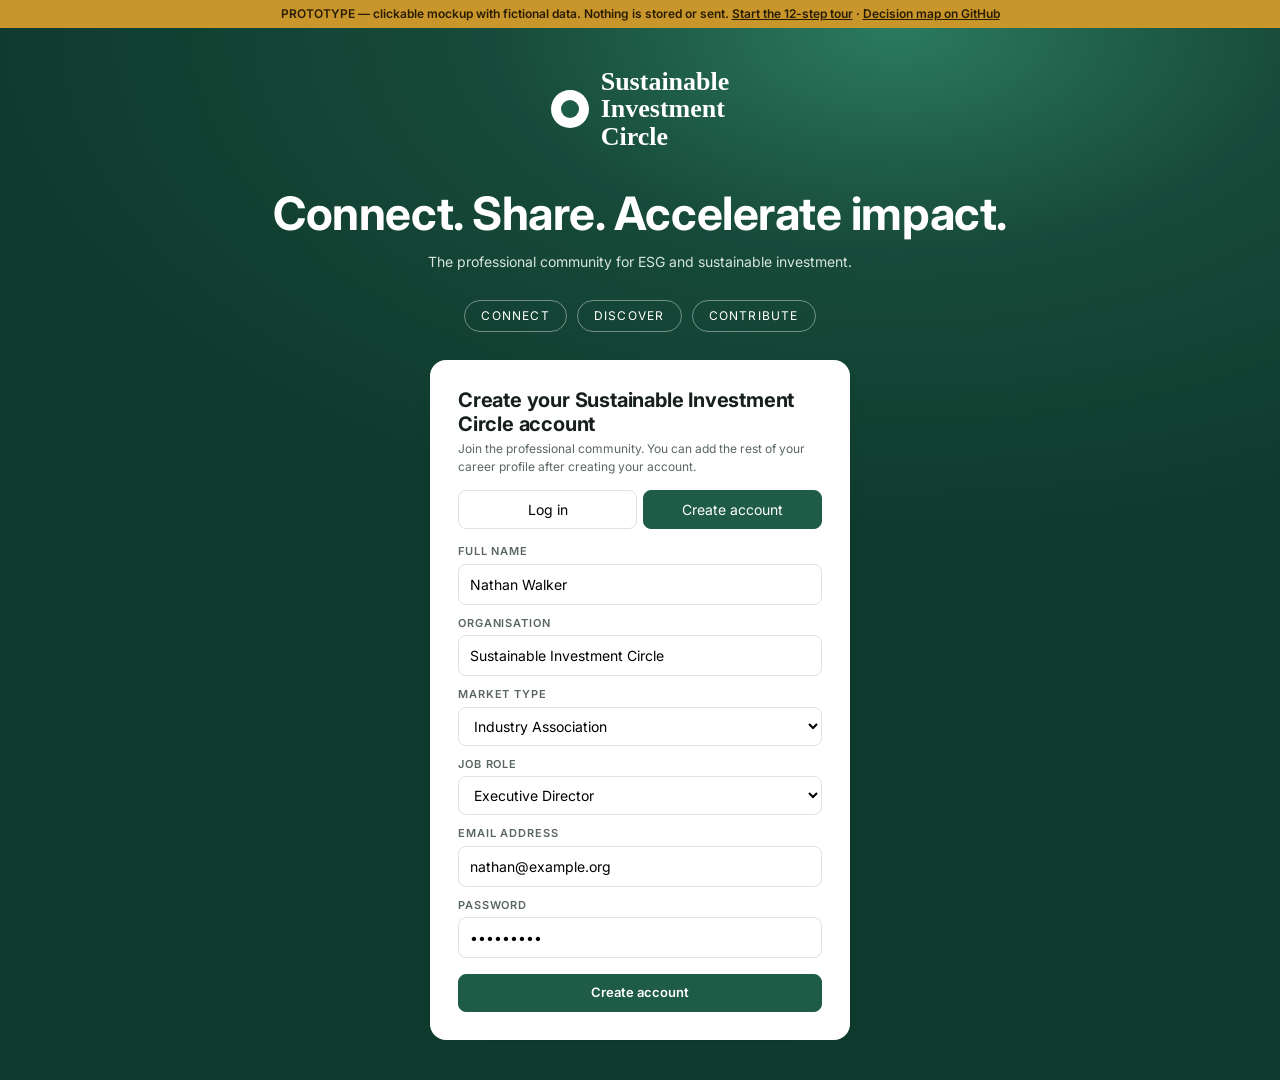
<file: index.html>
<!DOCTYPE html>
<html lang="en">
<head>
<meta charset="utf-8">
<meta name="viewport" content="width=device-width, initial-scale=1">
<title>Sustainable Investment Circle — Prototype</title>
<meta name="description" content="Clickable prototype of the Sustainable Investment Circle member community. Fictional data; nothing is stored or sent.">
<meta name="robots" content="noindex">
<link rel="icon" href="data:image/svg+xml,%3Csvg xmlns='http://www.w3.org/2000/svg' viewBox='0 0 32 32'%3E%3Ccircle cx='16' cy='16' r='16' fill='%23fff'/%3E%3Ccircle cx='16' cy='16' r='9' fill='%231f5c48'/%3E%3C/svg%3E">
<link href="https://fonts.googleapis.com/css2?family=Inter:wght@400;500;600;700&display=swap" rel="stylesheet">
<link rel="stylesheet" href="assets/style.css">
</head>
<body>
<div class="proto-banner">PROTOTYPE — clickable mockup with fictional data. Nothing is stored or sent. <a href="#" id="startTour">Start the 12-step tour</a> · <a href="https://github.com/Business-Analyst-Services/sustainable-investment-circle" target="_blank" rel="noopener">Decision map on GitHub</a></div>
<div id="app" aria-live="polite"></div>
<noscript><p style="padding:40px;text-align:center">This prototype needs JavaScript.</p></noscript>
<script src="data/data.js"></script>
<script src="assets/app.js"></script>
</body>
</html>
</file>
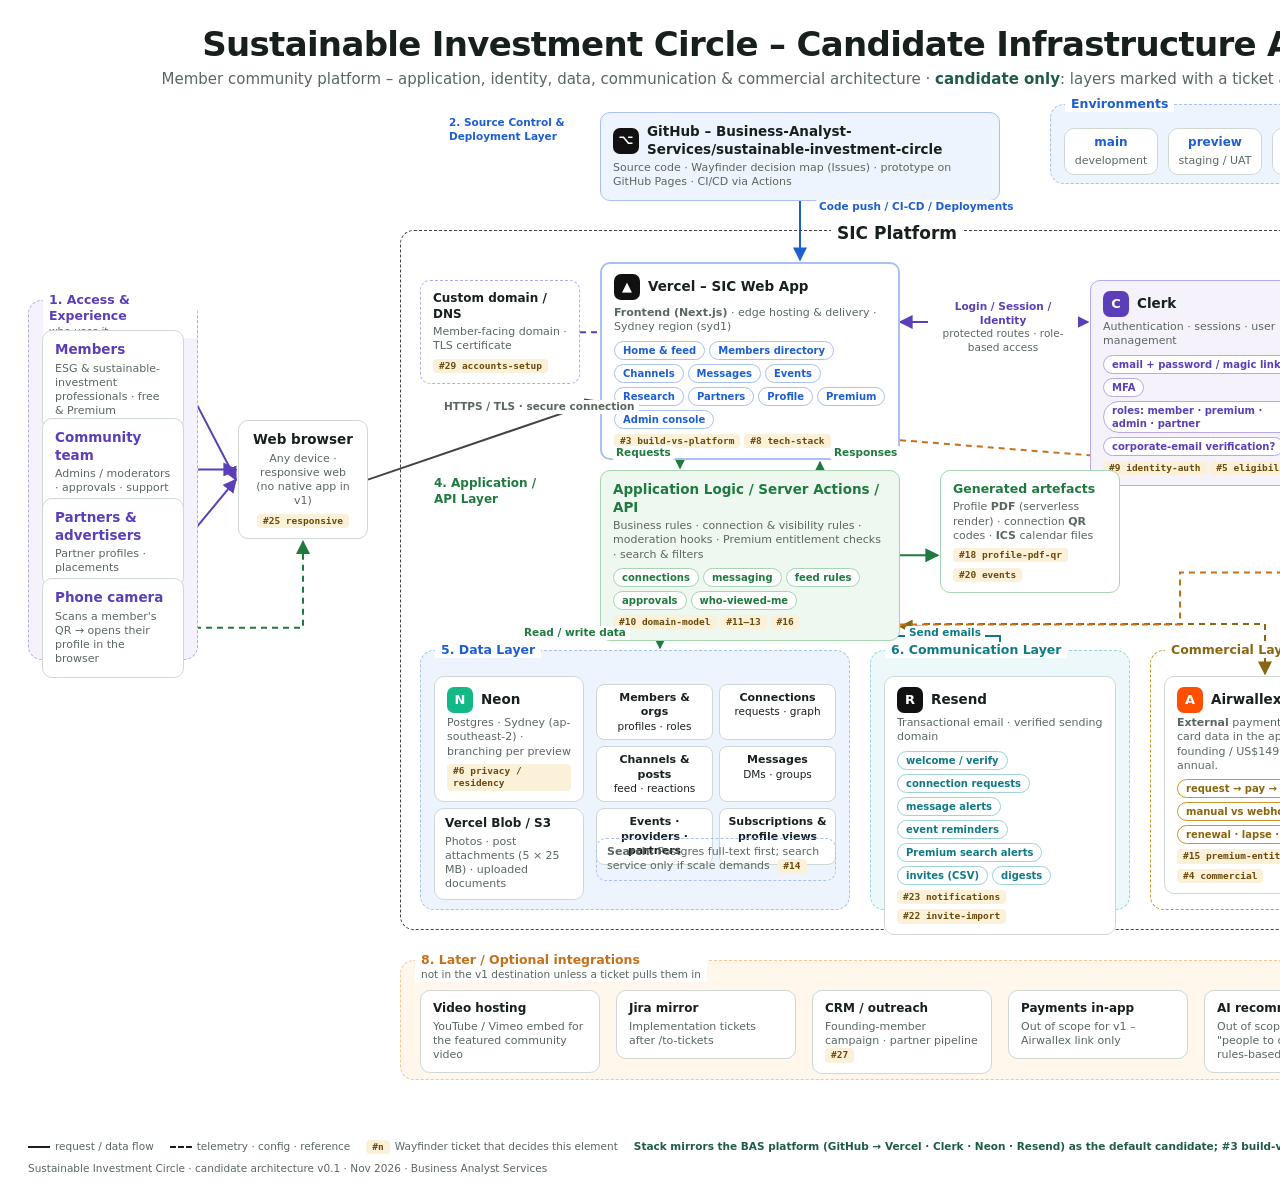
<file: docs/candidate-architecture.html>
<!DOCTYPE html>
<html lang="en">
<head>
<meta charset="utf-8">
<title>SIC — Candidate Infrastructure Architecture</title>
<style>
:root{
  --ink:#17201c;--mute:#5a675f;--line:#cfd8d3;--paper:#fff;
  --purple:#5b3fb8;--purple-bg:#f5f2fc;--purple-ln:#b9a8ea;
  --blue:#1d5fd1;--blue-bg:#eef4fd;--blue-ln:#a9c1f0;
  --green:#1f7a3f;--green-bg:#eef8f1;--green-ln:#a6d5b4;
  --teal:#0f7a86;--teal-bg:#ecf8f9;--teal-ln:#9ed3d9;
  --orange:#c7701a;--orange-bg:#fff6ec;--orange-ln:#f0c89a;
  --sic:#1f5c48;--sic-bg:#eef5f1;--gold:#c9962b;--gold-bg:#fbf1d9;
  --red:#b23a3a;--red-bg:#fdf0f0;--red-ln:#eab2b2;
}
*{box-sizing:border-box}
html,body{margin:0;background:var(--paper);color:var(--ink);font-family:Inter,"DejaVu Sans",system-ui,sans-serif;font-size:12px;line-height:1.3}
.canvas{width:1700px;height:1190px;position:relative;padding:22px 28px 18px;overflow:hidden}
h1{margin:0;text-align:center;font-size:34px;font-weight:800;letter-spacing:-.02em}
.sub{text-align:center;color:var(--mute);font-size:15px;margin-top:4px}
.sub b{color:var(--sic)}
svg.wires{position:absolute;inset:0;width:100%;height:100%;pointer-events:none;z-index:1}
.box{position:absolute;background:#fff;border:1.5px solid var(--line);border-radius:10px;padding:10px 12px;z-index:2}
.box h3{margin:0;font-size:13.5px;font-weight:700}
.box p{margin:3px 0 0;color:var(--mute);font-size:11px}
.box.dashed{border-style:dashed;background:transparent}
.layer{position:absolute;border:1.5px dashed;border-radius:14px;z-index:1}
.layer>.lbl{position:absolute;top:-9px;left:14px;background:#fff;padding:0 6px;font-weight:700;font-size:12.5px}
.layer>.lbl small{display:block;font-weight:500;color:var(--mute);font-size:10.5px}
.tk{display:inline-block;background:var(--gold-bg);color:#6a4a0c;border-radius:4px;padding:1px 6px;font-size:9.5px;font-weight:700;font-family:"DejaVu Sans Mono",monospace;margin-top:5px}
.logo{display:flex;align-items:center;gap:8px}
.logo i{width:26px;height:26px;border-radius:7px;display:inline-grid;place-items:center;color:#fff;font-weight:800;font-size:13px;font-style:normal;flex:none}
.chips{display:flex;flex-wrap:wrap;gap:4px;margin-top:6px}
.chip{border:1px solid;border-radius:999px;padding:2px 8px;font-size:10px;font-weight:600;background:#fff}
.lbl-wire{position:absolute;font-size:10.5px;font-weight:600;z-index:3;background:#fff;padding:0 4px;border-radius:3px}
.p{color:var(--purple)}.b{color:var(--blue)}.g{color:var(--green)}.t{color:var(--teal)}.o{color:var(--orange)}.r{color:var(--red)}
.purple{border-color:var(--purple-ln);background:var(--purple-bg)}.blue{border-color:var(--blue-ln);background:var(--blue-bg)}.green{border-color:var(--green-ln);background:var(--green-bg)}.teal{border-color:var(--teal-ln);background:var(--teal-bg)}.orange{border-color:var(--orange-ln);background:var(--orange-bg)}.red{border-color:var(--red-ln);background:var(--red-bg)}
.white{background:#fff}
.mini{display:grid;grid-template-columns:repeat(4,1fr);gap:6px;margin-top:8px}
.mini div{border:1px solid var(--line);border-radius:8px;padding:6px 7px;background:#fff;font-size:10.5px;text-align:center}
.mini div b{display:block;font-size:11px}
.legend{position:absolute;left:28px;bottom:36px;display:flex;gap:16px;font-size:10.5px;color:var(--mute);align-items:center;z-index:3}
.legend span{display:flex;align-items:center;gap:5px}
.legend .ln{width:22px;height:0;border-top:2px solid var(--ink)}
.legend .ln.d{border-top-style:dashed}
.foot{position:absolute;left:28px;bottom:14px;font-size:10.5px;color:var(--mute);z-index:3}
</style>
</head>
<body>
<div class="canvas" id="c">
  <h1>Sustainable Investment Circle – Candidate Infrastructure Architecture</h1>
  <div class="sub">Member community platform – application, identity, data, communication &amp; commercial architecture · <b>candidate only</b>: layers marked with a ticket are decided on the Wayfinder map</div>

  <svg class="wires" id="wires"></svg>

  <!-- 1 Access -->
  <div class="layer purple" style="left:28px;top:300px;width:170px;height:360px"><div class="lbl p">1. Access &amp; Experience<small>who uses it</small></div></div>
  <div class="box white" id="users" style="left:42px;top:330px;width:142px"><h3 class="p">Members</h3><p>ESG &amp; sustainable-investment professionals · free &amp; Premium</p></div>
  <div class="box white" id="admins" style="left:42px;top:418px;width:142px"><h3 class="p">Community team</h3><p>Admins / moderators · approvals · support inbox</p></div>
  <div class="box white" id="partners" style="left:42px;top:498px;width:142px"><h3 class="p">Partners &amp; advertisers</h3><p>Partner profiles · placements</p></div>
  <div class="box white" id="phone" style="left:42px;top:578px;width:142px"><h3 class="p">Phone camera</h3><p>Scans a member's QR → opens their profile in the browser</p></div>

  <div class="box" id="browser" style="left:238px;top:420px;width:130px;text-align:center"><h3>Web browser</h3><p>Any device · responsive web (no native app in v1)</p><span class="tk">#25 responsive</span></div>

  <!-- 2 Source control -->
  <div class="box blue" id="github" style="left:600px;top:112px;width:400px"><div class="logo"><i style="background:#111">⌥</i><h3>GitHub – Business-Analyst-Services/sustainable-investment-circle</h3></div><p>Source code · Wayfinder decision map (Issues) · prototype on GitHub Pages · CI/CD via Actions</p></div>
  <div class="lbl-wire b" style="left:445px;top:116px;width:140px">2. Source Control &amp;<br>Deployment Layer</div>
  <div class="layer blue" style="left:1050px;top:104px;width:330px;height:80px"><div class="lbl b">Environments</div></div>
  <div class="box white" style="left:1064px;top:128px;width:94px;text-align:center;padding:6px"><h3 class="b" style="font-size:12px">main</h3><p>development</p></div>
  <div class="box white" style="left:1168px;top:128px;width:94px;text-align:center;padding:6px"><h3 class="b" style="font-size:12px">preview</h3><p>staging / UAT</p></div>
  <div class="box white" style="left:1272px;top:128px;width:94px;text-align:center;padding:6px"><h3 class="b" style="font-size:12px">production</h3><p>live members</p></div>
  <div class="lbl-wire b" style="left:815px;top:200px">Code push / CI-CD / Deployments</div>

  <!-- Platform frame -->
  <div class="layer" style="left:400px;top:230px;width:1000px;height:700px;border-color:#444;border-style:dashed"><div class="lbl" style="font-size:17px;left:430px">SIC Platform</div></div>

  <!-- DNS -->
  <div class="box dashed" id="dns" style="left:420px;top:280px;width:160px;border-color:var(--purple-ln)"><h3 style="font-size:12px">Custom domain / DNS</h3><p>Member-facing domain · TLS certificate</p><span class="tk">#29 accounts-setup</span></div>

  <!-- Vercel app -->
  <div class="box" id="app" style="left:600px;top:262px;width:300px;border-color:var(--blue-ln);border-width:2px"><div class="logo"><i style="background:#111">▲</i><h3>Vercel – SIC Web App</h3></div><p style="margin-top:6px"><b>Frontend (Next.js)</b> · edge hosting &amp; delivery · Sydney region (syd1)</p><div class="chips"><span class="chip b" style="border-color:var(--blue-ln)">Home &amp; feed</span><span class="chip b" style="border-color:var(--blue-ln)">Members directory</span><span class="chip b" style="border-color:var(--blue-ln)">Channels</span><span class="chip b" style="border-color:var(--blue-ln)">Messages</span><span class="chip b" style="border-color:var(--blue-ln)">Events</span><span class="chip b" style="border-color:var(--blue-ln)">Research</span><span class="chip b" style="border-color:var(--blue-ln)">Partners</span><span class="chip b" style="border-color:var(--blue-ln)">Profile</span><span class="chip b" style="border-color:var(--blue-ln)">Premium</span><span class="chip b" style="border-color:var(--blue-ln)">Admin console</span></div><span class="tk">#3 build-vs-platform</span> <span class="tk">#8 tech-stack</span></div>
  <div class="lbl-wire" style="left:440px;top:400px;color:var(--mute)">HTTPS / TLS · secure connection</div>

  <!-- Clerk -->
  <div class="box purple" id="clerk" style="left:1090px;top:280px;width:230px"><div class="logo"><i style="background:var(--purple)">C</i><h3>Clerk</h3></div><p>Authentication · sessions · user management</p><div class="chips"><span class="chip p" style="border-color:var(--purple-ln)">email + password / magic link</span><span class="chip p" style="border-color:var(--purple-ln)">MFA</span><span class="chip p" style="border-color:var(--purple-ln)">roles: member · premium · admin · partner</span><span class="chip p" style="border-color:var(--purple-ln)">corporate-email verification?</span></div><span class="tk">#9 identity-auth</span> <span class="tk">#5 eligibility</span></div>
  <div class="lbl-wire p" style="left:928px;top:300px;width:150px;text-align:center">Login / Session / Identity<br><span style="color:var(--mute);font-weight:500">protected routes · role-based access</span></div>
  <div class="lbl-wire p" style="left:1420px;top:262px;width:150px;font-size:12px">3. Identity &amp;<br>Security Layer</div>

  <!-- 4 App logic -->
  <div class="box green" id="api" style="left:600px;top:470px;width:300px"><h3 class="g">Application Logic / Server Actions / API</h3><p>Business rules · connection &amp; visibility rules · moderation hooks · Premium entitlement checks · search &amp; filters</p><div class="chips"><span class="chip g" style="border-color:var(--green-ln)">connections</span><span class="chip g" style="border-color:var(--green-ln)">messaging</span><span class="chip g" style="border-color:var(--green-ln)">feed rules</span><span class="chip g" style="border-color:var(--green-ln)">approvals</span><span class="chip g" style="border-color:var(--green-ln)">who-viewed-me</span></div><span class="tk">#10 domain-model</span> <span class="tk">#11–13</span> <span class="tk">#16</span></div>
  <div class="lbl-wire g" style="left:430px;top:476px;width:150px;font-size:12px">4. Application /<br>API Layer</div>
  <div class="lbl-wire g" style="left:612px;top:446px">Requests</div><div class="lbl-wire g" style="left:830px;top:446px">Responses</div>

  <!-- Generators -->
  <div class="box" id="gen" style="left:940px;top:470px;width:180px;border-color:var(--green-ln)"><h3 class="g" style="font-size:12.5px">Generated artefacts</h3><p>Profile <b>PDF</b> (serverless render) · connection <b>QR</b> codes · <b>ICS</b> calendar files</p><span class="tk">#18 profile-pdf-qr</span> <span class="tk">#20 events</span></div>

  <!-- 5 Data -->
  <div class="layer blue" style="left:420px;top:650px;width:430px;height:260px"><div class="lbl b">5. Data Layer</div></div>
  <div class="box white" id="neon" style="left:434px;top:676px;width:150px"><div class="logo"><i style="background:#12b886">N</i><h3>Neon</h3></div><p>Postgres · Sydney (ap-southeast-2) · branching per preview</p><span class="tk">#6 privacy / residency</span></div>
  <div class="box white" id="blob" style="left:434px;top:808px;width:150px;padding:7px 10px"><h3 style="font-size:12px">Vercel Blob / S3</h3><p>Photos · post attachments (5 × 25 MB) · uploaded documents</p></div>
  <div class="mini" style="position:absolute;left:596px;top:676px;width:240px;z-index:2;grid-template-columns:1fr 1fr;gap:6px">
    <div><b>Members &amp; orgs</b>profiles · roles</div><div><b>Connections</b>requests · graph</div>
    <div><b>Channels &amp; posts</b>feed · reactions</div><div><b>Messages</b>DMs · groups</div>
    <div><b>Events · providers · partners</b></div><div><b>Subscriptions &amp; profile views</b></div>
  </div>
  <div class="box dashed" style="left:596px;top:838px;width:240px;padding:6px 10px;border-color:var(--blue-ln)"><p style="margin:0"><b>Search:</b> Postgres full-text first; search service only if scale demands <span class="tk" style="margin:0 0 0 4px">#14</span></p></div>
  <div class="lbl-wire g" style="left:520px;top:626px">Read / write data</div>

  <!-- 6 Communication -->
  <div class="layer teal" style="left:870px;top:650px;width:260px;height:260px"><div class="lbl t">6. Communication Layer</div></div>
  <div class="box white" id="resend" style="left:884px;top:676px;width:232px"><div class="logo"><i style="background:#111">R</i><h3>Resend</h3></div><p>Transactional email · verified sending domain</p><div class="chips"><span class="chip t" style="border-color:var(--teal-ln)">welcome / verify</span><span class="chip t" style="border-color:var(--teal-ln)">connection requests</span><span class="chip t" style="border-color:var(--teal-ln)">message alerts</span><span class="chip t" style="border-color:var(--teal-ln)">event reminders</span><span class="chip t" style="border-color:var(--teal-ln)">Premium search alerts</span><span class="chip t" style="border-color:var(--teal-ln)">invites (CSV)</span><span class="chip t" style="border-color:var(--teal-ln)">digests</span></div><span class="tk">#23 notifications</span> <span class="tk">#22 invite-import</span></div>
  <div class="lbl-wire t" style="left:905px;top:626px">Send emails</div>

  <!-- Commercial -->
  <div class="layer" style="left:1150px;top:650px;width:230px;height:260px;border-color:var(--gold)"><div class="lbl" style="color:#8a6512">Commercial Layer</div></div>
  <div class="box white" id="airwallex" style="left:1164px;top:676px;width:202px"><div class="logo"><i style="background:#ff4f00">A</i><h3>Airwallex</h3></div><p><b>External</b> payment link – no card data in the app. US$99 founding / US$149 Premium, annual.</p><div class="chips"><span class="chip" style="border-color:var(--gold);color:#8a6512">request → pay → activate</span><span class="chip" style="border-color:var(--gold);color:#8a6512">manual vs webhook</span><span class="chip" style="border-color:var(--gold);color:#8a6512">renewal · lapse · GST</span></div><span class="tk">#15 premium-entitlement</span> <span class="tk">#4 commercial</span></div>

  <!-- 7 Observability -->
  <div class="layer orange" style="left:1420px;top:400px;width:252px;height:430px"><div class="lbl o">7. Observability / Operations<small>run &amp; protect</small></div></div>
  <div class="box white" id="analytics" style="left:1434px;top:430px;width:224px"><h3 class="o">Analytics / monitoring</h3><p>Vercel Analytics · success metrics at 30/90/180 days · Premium conversion</p><span class="tk">#26 metrics</span></div>
  <div class="box white" id="logs" style="left:1434px;top:520px;width:224px"><h3 class="o">Logs / audit trail</h3><p>Application logs · moderation &amp; approval history · profile-view records (consented)</p><span class="tk">#16 who-viewed-me</span> <span class="tk">#24 admin</span></div>
  <div class="box white" id="secrets" style="left:1434px;top:620px;width:224px"><h3 class="o">Env vars / secrets · backups</h3><p>Vercel env per environment · Neon PITR backups · breach-notification runbook</p><span class="tk">#6 privacy</span></div>
  <div class="box white" id="legal" style="left:1434px;top:712px;width:224px"><h3 class="o">Policies &amp; legal</h3><p>Privacy Policy · Terms · Community Guidelines · Partner &amp; Premium T&amp;Cs</p><span class="tk">#28 legal-docs</span></div>

  <!-- 8 Future -->
  <div class="layer orange" style="left:400px;top:960px;width:1000px;height:120px;border-color:var(--orange-ln)"><div class="lbl o">8. Later / Optional integrations<small>not in the v1 destination unless a ticket pulls them in</small></div></div>
  <div class="box white" style="left:420px;top:990px;width:180px"><h3 style="font-size:12px">Video hosting</h3><p>YouTube / Vimeo embed for the featured community video</p></div>
  <div class="box white" style="left:616px;top:990px;width:180px"><h3 style="font-size:12px">Jira mirror</h3><p>Implementation tickets after /to-tickets</p></div>
  <div class="box white" style="left:812px;top:990px;width:180px"><h3 style="font-size:12px">CRM / outreach</h3><p>Founding-member campaign · partner pipeline <span class="tk" style="margin:0">#27</span></p></div>
  <div class="box white" style="left:1008px;top:990px;width:180px"><h3 style="font-size:12px">Payments in-app</h3><p>Out of scope for v1 – Airwallex link only</p></div>
  <div class="box white" style="left:1204px;top:990px;width:180px"><h3 style="font-size:12px">AI recommendations</h3><p>Out of scope for v1 – "people to connect with" is rules-based</p></div>

  <div class="legend"><span><i class="ln"></i>request / data flow</span><span><i class="ln d"></i>telemetry · config · reference</span><span><span class="tk" style="margin:0">#n</span>Wayfinder ticket that decides this element</span><span style="color:var(--sic);font-weight:600">Stack mirrors the BAS platform (GitHub → Vercel · Clerk · Neon · Resend) as the default candidate; #3 build-vs-platform may replace it with a community platform.</span></div>
  <div class="foot">Sustainable Investment Circle · candidate architecture v0.1 · Nov 2026 · Business Analyst Services</div>
</div>

<script>
(function(){
  const c=document.getElementById('c'), svg=document.getElementById('wires');
  const R=(id)=>{const e=document.getElementById(id).getBoundingClientRect(), p=c.getBoundingClientRect(); return {l:e.left-p.left,t:e.top-p.top,r:e.right-p.left,b:e.bottom-p.top,cx:(e.left+e.right)/2-p.left,cy:(e.top+e.bottom)/2-p.top};};
  const defs=`<defs>${['#1d5fd1','#1f7a3f','#5b3fb8','#0f7a86','#c7701a','#444','#8a6512'].map((col,i)=>`<marker id="m${i}" viewBox="0 0 10 10" refX="9" refY="5" markerWidth="7" markerHeight="7" orient="auto-start-reverse"><path d="M0 0L10 5L0 10z" fill="${col}"/></marker>`).join('')}</defs>`;
  const col={blue:['#1d5fd1',0],green:['#1f7a3f',1],purple:['#5b3fb8',2],teal:['#0f7a86',3],orange:['#c7701a',4],gray:['#444',5],gold:['#8a6512',6]};
  let s=defs;
  const line=(x1,y1,x2,y2,k,dash=false,arrow='end')=>{const [cc,i]=col[k]; s+=`<path d="M${x1} ${y1}L${x2} ${y2}" stroke="${cc}" stroke-width="2" fill="none" ${dash?'stroke-dasharray="6 5"':''} ${arrow.includes('end')?`marker-end="url(#m${i})"`:''} ${arrow.includes('start')?`marker-start="url(#m${i})"`:''}/>`;};
  const poly=(pts,k,dash=false,arrow='end')=>{const [cc,i]=col[k]; s+=`<path d="M${pts.map(p=>p.join(' ')).join('L')}" stroke="${cc}" stroke-width="2" fill="none" ${dash?'stroke-dasharray="6 5"':''} ${arrow.includes('end')?`marker-end="url(#m${i})"`:''} ${arrow.includes('start')?`marker-start="url(#m${i})"`:''}/>`;};
  const gh=R('github'), app=R('app'), api=R('api'), clerk=R('clerk'), br=R('browser'), neon=R('neon'), resend=R('resend'), aw=R('airwallex'), gen=R('gen'), an=R('analytics'), lg=R('logs'), sc=R('secrets'), dns=R('dns'), ph=R('phone');
  // github -> app
  line(gh.cx, gh.b, gh.cx, app.t-2, 'blue');
  // users -> browser -> app
  ['users','admins','partners'].forEach(id=>{const u=R(id); line(u.r, u.cy, br.l-2, u.cy>br.b? br.cy : u.cy<br.t? br.cy : u.cy, 'purple');});
    line(br.r, br.cy, app.l-2, app.cy+40, 'gray');
  // phone -> gen (QR) dashed
  poly([[ph.r, ph.cy],[br.cx, ph.cy],[br.cx, br.b+2]], 'green', true);
  // dns -> app dashed
  line(dns.r, dns.cy, app.l-2, dns.cy, 'purple', true, '');
  // app <-> clerk
  line(app.r, app.t+60, clerk.l-2, app.t+60, 'purple', false, 'start end');
  // app <-> api
  line(app.l+80, app.b, app.l+80, api.t-2, 'green');
  line(app.r-80, api.t, app.r-80, app.b+2, 'green');
  // api -> gen
  line(api.r, api.cy, gen.l-2, api.cy, 'green');
  // api -> data
  line(api.l+60, api.b, api.l+60, 648, 'green');
  // api -> resend
  poly([[api.r-40, api.b],[api.r-40, 636],[resend.cx, 636],[resend.cx, resend.t-2]], 'teal');
  // api <-> airwallex
  poly([[aw.cx, aw.t-2],[aw.cx, 624],[api.r+24, 624],[api.r+24, api.b-14],[api.r, api.b-14]], 'gold', true, 'start end');
  // telemetry dashed to observability
  poly([[app.r, app.b-20],[an.l-2, an.cy]], 'orange', true);
  poly([[api.r, api.b-16],[1180,api.b-16],[1180, lg.cy],[lg.l-2, lg.cy]], 'orange', true);
  poly([[clerk.r, clerk.cy],[1400, clerk.cy],[1400, lg.cy-30],[lg.l-2, lg.cy-30]], 'orange', true);
  
  poly([[aw.r, aw.cy],[1400, aw.cy],[1400, sc.cy],[sc.l-2, sc.cy]], 'orange', true);
  svg.innerHTML=s;
})();
</script>
</body>
</html>
</file>
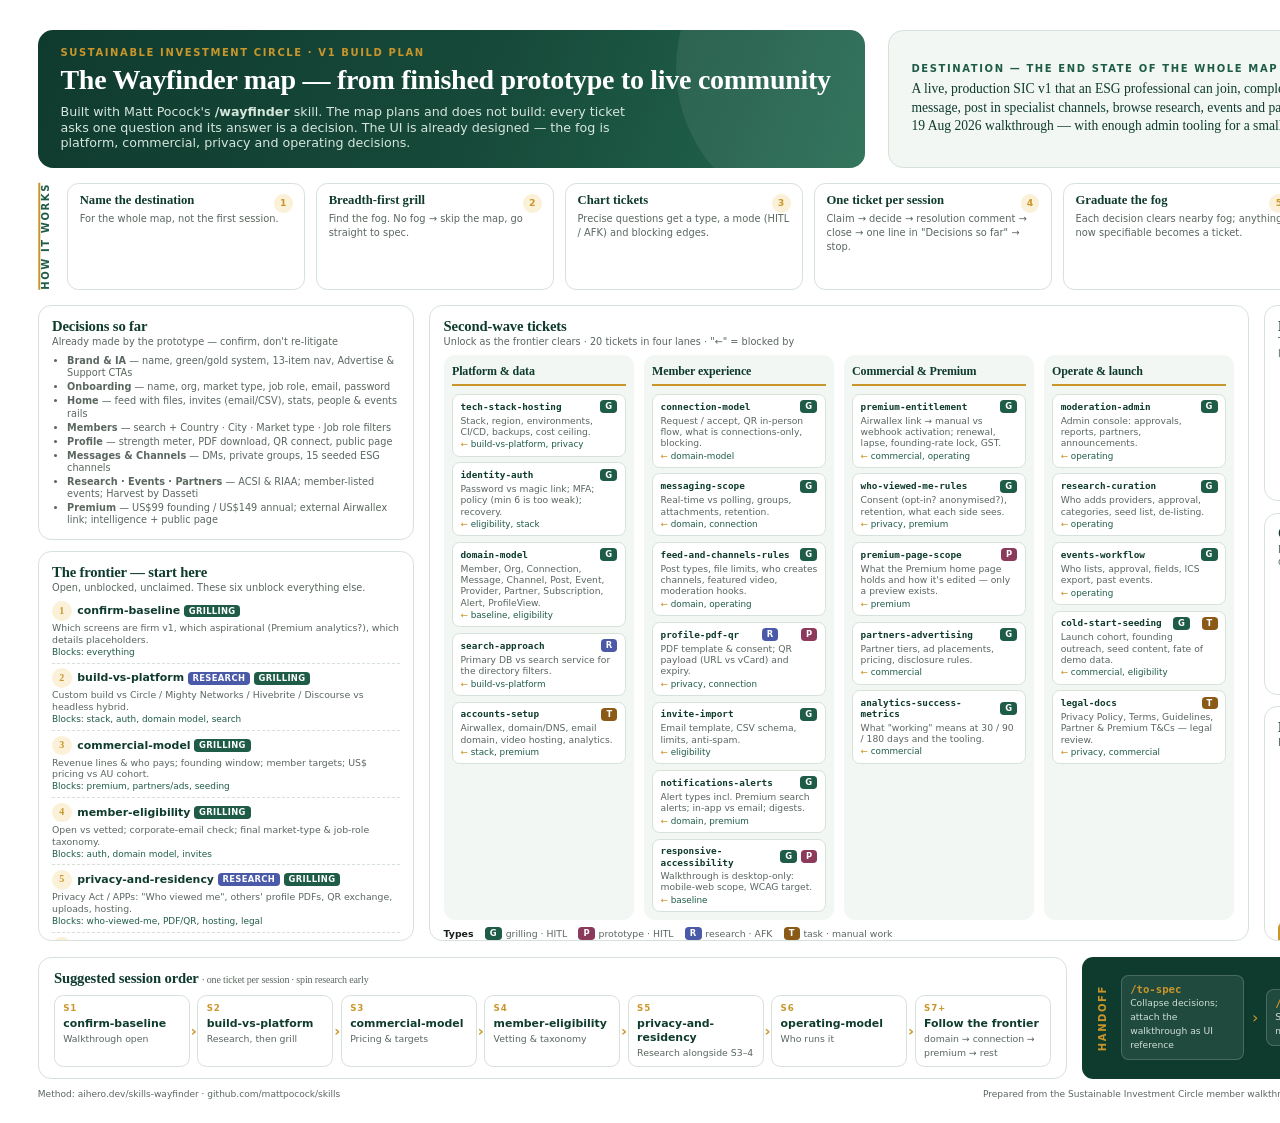
<file: docs/wayfinder-one-pager.html>
<!DOCTYPE html>
<html lang="en">
<head>
<meta charset="utf-8">
<title>SIC Wayfinder Plan — One Page</title>
<style>
@page{size:420mm 297mm;margin:0}
:root{
  --g9:#0f3b2e;--g8:#174a3a;--g7:#1f5c48;--g1:#e3efe8;--g05:#f2f7f4;
  --gold:#c9962b;--gold1:#fbf1d9;--ink:#17201c;--mute:#5a675f;--line:#d6e1da;
  --hitl:#1f5c48;--afk:#4a5aa8;--task:#8a5a16;--proto:#8c3a5c;
}
*{box-sizing:border-box}
html,body{margin:0;padding:0}
body{width:420mm;height:297mm;font-family:Inter,"DejaVu Sans",sans-serif;color:var(--ink);background:#fff;font-size:8.4pt;line-height:1.25;-webkit-print-color-adjust:exact;print-color-adjust:exact}
.page{width:420mm;height:297mm;padding:8mm 10mm 6mm;display:grid;grid-template-rows:auto auto minmax(0,1fr) auto;gap:4mm;overflow:hidden}
h1,h2,h3,.serif{font-family:"Bitstream Charter",Charter,Georgia,serif;margin:0;letter-spacing:-.01em}
/* header */
.hdr{display:grid;grid-template-columns:1.25fr 1fr;gap:6mm;align-items:stretch}
.title{background:linear-gradient(110deg,var(--g9),var(--g8) 55%,#246a52);color:#fff;border-radius:4mm;padding:4.5mm 6mm;position:relative;overflow:hidden}
.title:after{content:"";position:absolute;right:-30mm;top:-30mm;width:80mm;height:80mm;border-radius:50%;background:rgba(255,255,255,.07)}
.eyebrow{font-size:7.5pt;letter-spacing:.16em;text-transform:uppercase;color:var(--gold);font-weight:600}
.title h1{font-size:21pt;line-height:1.1;margin:1.5mm 0 2mm;font-weight:700}
.title p{margin:0;font-size:9.5pt;color:#d6e6dd;max-width:150mm}
.dest{background:var(--g05);border:1px solid var(--line);border-radius:4mm;padding:5mm 6mm;display:flex;flex-direction:column;justify-content:center}
.dest .eyebrow{color:var(--g7)}
.dest p{margin:1.2mm 0 0;font-family:"Bitstream Charter",Georgia,serif;font-size:10.2pt;line-height:1.35;color:var(--g9)}
/* approach strip */
.approach{display:grid;grid-template-columns:auto repeat(6,1fr);gap:3mm;align-items:stretch}
.approach .lbl{writing-mode:vertical-rl;transform:rotate(180deg);font-size:7.5pt;letter-spacing:.16em;text-transform:uppercase;color:var(--g7);font-weight:600;text-align:center;border-right:2px solid var(--gold);padding-left:1mm}
.ap{background:#fff;border:1px solid var(--line);border-radius:3mm;padding:2.2mm 3mm;position:relative}
.ap b{display:block;font-size:9.5pt;color:var(--g9);margin-bottom:1mm;font-family:"Bitstream Charter",Georgia,serif}
.ap span{font-size:7.4pt;color:var(--mute)}
.ap i{position:absolute;top:2.5mm;right:3mm;font-style:normal;width:5mm;height:5mm;border-radius:50%;background:var(--gold1);color:var(--gold);font-size:7pt;font-weight:700;display:grid;place-items:center}
/* main */
.main{display:grid;grid-template-columns:1.08fr 2.35fr .82fr;gap:4mm;min-height:0;overflow:hidden}
.col{display:flex;flex-direction:column;gap:3mm;min-height:0;overflow:hidden}
.panel{border:1px solid var(--line);border-radius:3.5mm;padding:2.8mm 3.5mm;background:#fff;overflow:hidden}
.panel h2{font-size:11pt;color:var(--g9);margin-bottom:.3mm}
.panel .sub{font-size:7.3pt;color:var(--mute);margin:0 0 1.8mm}
.num{display:inline-grid;place-items:center;width:5.2mm;height:5.2mm;border-radius:50%;background:var(--gold1);color:var(--gold);font-size:7.5pt;font-weight:700;margin-right:1.5mm;vertical-align:middle;font-family:Inter}
code{font-family:"DejaVu Sans Mono",monospace;font-size:7.8pt;background:var(--g05);border:1px solid var(--line);border-radius:1mm;padding:0 1.2mm;color:var(--g9);white-space:nowrap}
.tag{display:inline-block;font-size:6.3pt;font-weight:700;border-radius:1mm;padding:.3mm 1.3mm;color:#fff;text-transform:uppercase;letter-spacing:.04em;vertical-align:middle}
.t-g{background:var(--hitl)}.t-r{background:var(--afk)}.t-t{background:var(--task)}.t-p{background:var(--proto)}
.frontier .f{padding:1.2mm 0;border-top:1px dashed var(--line)}
.frontier .f:first-of-type{border-top:0;padding-top:0}
.frontier .f b{font-size:8.2pt;color:var(--g9)}
.frontier .f p{margin:.4mm 0 0;font-size:7pt;color:var(--mute)}
.frontier .f .blk{font-size:6.7pt;color:var(--g7);margin-top:.4mm}
/* lanes */
.lanes{display:grid;grid-template-columns:repeat(4,minmax(0,1fr));gap:2.5mm;flex:1}
.lane{background:var(--g05);border-radius:3mm;padding:2.2mm;display:flex;flex-direction:column;gap:1.5mm;min-width:0}
.lane h3{font-size:9pt;color:var(--g9);padding-bottom:1.5mm;border-bottom:2px solid var(--gold);margin-bottom:.5mm}
.tk{background:#fff;border:1px solid var(--line);border-radius:2mm;padding:1.4mm 2mm}
.tk .n{display:flex;justify-content:space-between;align-items:center;gap:1mm}
.tk .n code{font-size:7pt;border:0;background:none;padding:0;font-weight:700;color:var(--g9);white-space:normal;overflow-wrap:anywhere}
.tk p{margin:.5mm 0 0;font-size:6.9pt;color:var(--mute);line-height:1.22}
.tk .by{font-size:6.6pt;color:var(--g7);margin-top:.6mm}
.tk .by:before{content:"← ";color:var(--gold)}
.legend{display:flex;gap:3mm;flex-wrap:nowrap;font-size:7pt;color:var(--mute);margin-top:1.8mm;align-items:center}
.legend span{display:flex;align-items:center;gap:1mm}
/* right col */
ul{margin:0;padding-left:4mm}
li{margin:.5mm 0;font-size:7.3pt;color:var(--mute)}
.fog li::marker{color:var(--gold)}
.oos li{color:var(--mute)}
.callout{background:var(--gold1);border-left:1.2mm solid var(--gold);border-radius:2mm;padding:1.8mm 2.5mm;font-size:7pt;color:#5a4410}
/* footer rail */
.rail{display:grid;grid-template-columns:2.2fr 1fr;gap:4mm;align-items:stretch}
.sessions{display:grid;grid-template-columns:repeat(7,1fr);gap:2mm;align-items:stretch}
.ss{background:#fff;border:1px solid var(--line);border-radius:2.5mm;padding:1.5mm 2.2mm;position:relative}
.ss i{font-style:normal;font-size:6.5pt;color:var(--gold);font-weight:700;letter-spacing:.1em}
.ss b{display:block;font-size:8.2pt;color:var(--g9);margin:.4mm 0}
.ss span{font-size:7pt;color:var(--mute)}
.ss:not(:last-child):after{content:"›";position:absolute;right:-2.1mm;top:38%;color:var(--gold);font-size:11pt;font-weight:700}
.handoff{background:var(--g9);color:#fff;border-radius:3mm;padding:3mm 4mm;display:grid;grid-template-columns:auto 1fr;gap:3mm;align-items:center}
.handoff .eyebrow{writing-mode:vertical-rl;transform:rotate(180deg);text-align:center}
.handoff .steps{display:flex;gap:2mm;align-items:center}
.handoff .st{flex:1;background:rgba(255,255,255,.08);border:1px solid rgba(255,255,255,.18);border-radius:2mm;padding:1.8mm 2.2mm}
.handoff .st b{display:block;font-family:"DejaVu Sans Mono",monospace;font-size:8pt;color:var(--gold)}
.handoff .st span{font-size:6.9pt;color:#cfe0d6}
.handoff .arr{color:var(--gold);font-size:12pt}
.foot{display:flex;justify-content:space-between;font-size:6.8pt;color:var(--mute);margin-top:-1.5mm}
</style>
</head>
<body>
<div class="page">

  <!-- HEADER -->
  <div class="hdr">
    <div class="title">
      <div class="eyebrow">Sustainable Investment Circle · v1 build plan</div>
      <h1>The Wayfinder map — from finished prototype to live community</h1>
      <p>Built with Matt Pocock's <strong>/wayfinder</strong> skill. The map plans and does not build: every ticket asks one question and its answer is a decision. The UI is already designed — the fog is platform, commercial, privacy and operating decisions.</p>
    </div>
    <div class="dest">
      <div class="eyebrow">Destination — the end state of the whole map</div>
      <p>A live, production SIC v1 that an ESG professional can join, complete a profile, find and connect with members, message, post in specialist channels, browse research, events and partners, and request Premium — matching the 19 Aug 2026 walkthrough — with enough admin tooling for a small team to run it day to day.</p>
    </div>
  </div>

  <!-- APPROACH STRIP -->
  <div class="approach">
    <div class="lbl">How it works</div>
    <div class="ap"><i>1</i><b>Name the destination</b><span>For the whole map, not the first session.</span></div>
    <div class="ap"><i>2</i><b>Breadth-first grill</b><span>Find the fog. No fog → skip the map, go straight to spec.</span></div>
    <div class="ap"><i>3</i><b>Chart tickets</b><span>Precise questions get a type, a mode (HITL / AFK) and blocking edges.</span></div>
    <div class="ap"><i>4</i><b>One ticket per session</b><span>Claim → decide → resolution comment → close → one line in "Decisions so far" → stop.</span></div>
    <div class="ap"><i>5</i><b>Graduate the fog</b><span>Each decision clears nearby fog; anything now specifiable becomes a ticket.</span></div>
    <div class="ap"><i>6</i><b>Hand off when clear</b><span>/to-spec → /to-tickets → /implement. Wayfinder never continues into code.</span></div>
  </div>

  <!-- MAIN -->
  <div class="main">

    <!-- LEFT: decided + frontier -->
    <div class="col">
      <div class="panel">
        <h2>Decisions so far</h2>
        <p class="sub">Already made by the prototype — confirm, don't re-litigate</p>
        <ul>
          <li><b>Brand & IA</b> — name, green/gold system, 13-item nav, Advertise & Support CTAs</li>
          <li><b>Onboarding</b> — name, org, market type, job role, email, password</li>
          <li><b>Home</b> — feed with files, invites (email/CSV), stats, people & events rails</li>
          <li><b>Members</b> — search + Country · City · Market type · Job role filters</li>
          <li><b>Profile</b> — strength meter, PDF download, QR connect, public page</li>
          <li><b>Messages & Channels</b> — DMs, private groups, 15 seeded ESG channels</li>
          <li><b>Research · Events · Partners</b> — ACSI & RIAA; member-listed events; Harvest by Dasseti</li>
          <li><b>Premium</b> — US$99 founding / US$149 annual; external Airwallex link; intelligence + public page</li>
        </ul>
      </div>
      <div class="panel frontier" style="flex:1">
        <h2>The frontier — start here</h2>
        <p class="sub">Open, unblocked, unclaimed. These six unblock everything else.</p>
        <div class="f"><span class="num">1</span><b>confirm-baseline</b> <span class="tag t-g">grilling</span><p>Which screens are firm v1, which aspirational (Premium analytics?), which details placeholders.</p><div class="blk">Blocks: everything</div></div>
        <div class="f"><span class="num">2</span><b>build-vs-platform</b> <span class="tag t-r">research</span> <span class="tag t-g">grilling</span><p>Custom build vs Circle / Mighty Networks / Hivebrite / Discourse vs headless hybrid.</p><div class="blk">Blocks: stack, auth, domain model, search</div></div>
        <div class="f"><span class="num">3</span><b>commercial-model</b> <span class="tag t-g">grilling</span><p>Revenue lines & who pays; founding window; member targets; US$ pricing vs AU cohort.</p><div class="blk">Blocks: premium, partners/ads, seeding</div></div>
        <div class="f"><span class="num">4</span><b>member-eligibility</b> <span class="tag t-g">grilling</span><p>Open vs vetted; corporate-email check; final market-type & job-role taxonomy.</p><div class="blk">Blocks: auth, domain model, invites</div></div>
        <div class="f"><span class="num">5</span><b>privacy-and-residency</b> <span class="tag t-r">research</span> <span class="tag t-g">grilling</span><p>Privacy Act / APPs: "Who viewed me", others' profile PDFs, QR exchange, uploads, hosting.</p><div class="blk">Blocks: who-viewed-me, PDF/QR, hosting, legal</div></div>
        <div class="f"><span class="num">6</span><b>operating-model</b> <span class="tag t-g">grilling</span><p>Admin roles, moderation, approvals, support inbox, hours per week.</p><div class="blk">Blocks: admin, curation, events, premium</div></div>
      </div>
    </div>

    <!-- CENTRE: second wave lanes -->
    <div class="col">
      <div class="panel" style="flex:1;display:flex;flex-direction:column">
        <h2>Second-wave tickets</h2>
        <p class="sub">Unlock as the frontier clears · 20 tickets in four lanes · "←" = blocked by</p>
        <div class="lanes">
          <div class="lane"><h3>Platform & data</h3>
            <div class="tk"><div class="n"><code>tech-stack-hosting</code><span class="tag t-g">G</span></div><p>Stack, region, environments, CI/CD, backups, cost ceiling.</p><div class="by">build-vs-platform, privacy</div></div>
            <div class="tk"><div class="n"><code>identity-auth</code><span class="tag t-g">G</span></div><p>Password vs magic link; MFA; policy (min 6 is too weak); recovery.</p><div class="by">eligibility, stack</div></div>
            <div class="tk"><div class="n"><code>domain-model</code><span class="tag t-g">G</span></div><p>Member, Org, Connection, Message, Channel, Post, Event, Provider, Partner, Subscription, Alert, ProfileView.</p><div class="by">baseline, eligibility</div></div>
            <div class="tk"><div class="n"><code>search-approach</code><span class="tag t-r">R</span></div><p>Primary DB vs search service for the directory filters.</p><div class="by">build-vs-platform</div></div>
            <div class="tk"><div class="n"><code>accounts-setup</code><span class="tag t-t">T</span></div><p>Airwallex, domain/DNS, email domain, video hosting, analytics.</p><div class="by">stack, premium</div></div>
          </div>
          <div class="lane"><h3>Member experience</h3>
            <div class="tk"><div class="n"><code>connection-model</code><span class="tag t-g">G</span></div><p>Request / accept, QR in-person flow, what is connections-only, blocking.</p><div class="by">domain-model</div></div>
            <div class="tk"><div class="n"><code>messaging-scope</code><span class="tag t-g">G</span></div><p>Real-time vs polling, groups, attachments, retention.</p><div class="by">domain, connection</div></div>
            <div class="tk"><div class="n"><code>feed-and-channels-rules</code><span class="tag t-g">G</span></div><p>Post types, file limits, who creates channels, featured video, moderation hooks.</p><div class="by">domain, operating</div></div>
            <div class="tk"><div class="n"><code>profile-pdf-qr</code><span class="tag t-r">R</span><span class="tag t-p">P</span></div><p>PDF template & consent; QR payload (URL vs vCard) and expiry.</p><div class="by">privacy, connection</div></div>
            <div class="tk"><div class="n"><code>invite-import</code><span class="tag t-g">G</span></div><p>Email template, CSV schema, limits, anti-spam.</p><div class="by">eligibility</div></div>
            <div class="tk"><div class="n"><code>notifications-alerts</code><span class="tag t-g">G</span></div><p>Alert types incl. Premium search alerts; in-app vs email; digests.</p><div class="by">domain, premium</div></div>
            <div class="tk"><div class="n"><code>responsive-accessibility</code><span class="tag t-g">G</span><span class="tag t-p">P</span></div><p>Walkthrough is desktop-only: mobile-web scope, WCAG target.</p><div class="by">baseline</div></div>
          </div>
          <div class="lane"><h3>Commercial & Premium</h3>
            <div class="tk"><div class="n"><code>premium-entitlement</code><span class="tag t-g">G</span></div><p>Airwallex link → manual vs webhook activation; renewal, lapse, founding-rate lock, GST.</p><div class="by">commercial, operating</div></div>
            <div class="tk"><div class="n"><code>who-viewed-me-rules</code><span class="tag t-g">G</span></div><p>Consent (opt-in? anonymised?), retention, what each side sees.</p><div class="by">privacy, premium</div></div>
            <div class="tk"><div class="n"><code>premium-page-scope</code><span class="tag t-p">P</span></div><p>What the Premium home page holds and how it's edited — only a preview exists.</p><div class="by">premium</div></div>
            <div class="tk"><div class="n"><code>partners-advertising</code><span class="tag t-g">G</span></div><p>Partner tiers, ad placements, pricing, disclosure rules.</p><div class="by">commercial</div></div>
            <div class="tk"><div class="n"><code>analytics-success-metrics</code><span class="tag t-g">G</span></div><p>What "working" means at 30 / 90 / 180 days and the tooling.</p><div class="by">commercial</div></div>
          </div>
          <div class="lane"><h3>Operate & launch</h3>
            <div class="tk"><div class="n"><code>moderation-admin</code><span class="tag t-g">G</span></div><p>Admin console: approvals, reports, partners, announcements.</p><div class="by">operating</div></div>
            <div class="tk"><div class="n"><code>research-curation</code><span class="tag t-g">G</span></div><p>Who adds providers, approval, categories, seed list, de-listing.</p><div class="by">operating</div></div>
            <div class="tk"><div class="n"><code>events-workflow</code><span class="tag t-g">G</span></div><p>Who lists, approval, fields, ICS export, past events.</p><div class="by">operating</div></div>
            <div class="tk"><div class="n"><code>cold-start-seeding</code><span class="tag t-g">G</span><span class="tag t-t">T</span></div><p>Launch cohort, founding outreach, seed content, fate of demo data.</p><div class="by">commercial, eligibility</div></div>
            <div class="tk"><div class="n"><code>legal-docs</code><span class="tag t-t">T</span></div><p>Privacy Policy, Terms, Guidelines, Partner & Premium T&Cs — legal review.</p><div class="by">privacy, commercial</div></div>
          </div>
        </div>
        <div class="legend">
          <strong style="color:var(--ink)">Types</strong>
          <span><span class="tag t-g">G</span> grilling · HITL</span>
          <span><span class="tag t-p">P</span> prototype · HITL</span>
          <span><span class="tag t-r">R</span> research · AFK</span>
          <span><span class="tag t-t">T</span> task · manual work</span>
        </div>
      </div>
    </div>

    <!-- RIGHT: fog, out of scope, setup -->
    <div class="col">
      <div class="panel fog">
        <h2>Not yet specified</h2>
        <p class="sub">The fog of war — graduate into tickets as decisions land</p>
        <ul>
          <li>Organisation as first-class entity, or a text field?</li>
          <li>"People to connect with" — rules or smarter?</li>
          <li>Content lifecycle: stale channels, expired events, lapsed Premium pages</li>
          <li>Geography beyond Australia; US$ vs AU pricing</li>
          <li>Data export & account deletion</li>
          <li>Rate limits / anti-spam for invites, DMs, posts</li>
          <li>Research providers vs Partners — one entity, two tiers?</li>
        </ul>
      </div>
      <div class="panel oos">
        <h2>Out of scope</h2>
        <p class="sub">Never graduates on this map — would be a new destination</p>
        <ul>
          <li>Native iOS / Android apps</li>
          <li>In-app card capture; any route but the Airwallex link</li>
          <li>Research marketplace / paid downloads</li>
          <li>Enterprise SSO; org-level subscriptions</li>
          <li>AI matchmaking or summaries beyond simple rules</li>
          <li>Multi-language; public job board</li>
        </ul>
      </div>
      <div class="panel" style="flex:1">
        <h2>Before you start</h2>
        <p class="sub">Prerequisites and the rules that bite</p>
        <ul>
          <li><b>Tracker:</b> GitHub, GitLab or local markdown — <b>not Jira</b>. Use a GitHub repo; native blocking links show the frontier. Mirror to Jira after /to-tickets.</li>
          <li><b>Install:</b> <code>npx skills@latest add mattpocock/skills</code> → <code>setup-matt-pocock-skills</code> → <code>/wayfinder</code></li>
          <li><b>Plan only:</b> the prototype looks finished — no "just wiring up" a screen inside the map.</li>
          <li><b>Cadence:</b> 26 tickets ≈ 20–25 sessions; research runs in parallel on <code>research/&lt;name&gt;</code> branches.</li>
        </ul>
        <div class="callout" style="margin-top:2.5mm"><b>Source caveat.</b> Narration wasn't transcribed; "Decisions so far" is read from screens and captions. If the voiceover states dates or targets, add them before session 1.</div>
      </div>
    </div>
  </div>

  <!-- RAIL -->
  <div class="rail">
    <div class="panel" style="padding:3mm 4mm">
      <h2 style="font-size:11pt;margin-bottom:2mm">Suggested session order <span style="font-family:Inter;font-size:7.5pt;color:var(--mute);font-weight:400">· one ticket per session · spin research early</span></h2>
      <div class="sessions">
        <div class="ss"><i>S1</i><b>confirm-baseline</b><span>Walkthrough open</span></div>
        <div class="ss"><i>S2</i><b>build-vs-platform</b><span>Research, then grill</span></div>
        <div class="ss"><i>S3</i><b>commercial-model</b><span>Pricing & targets</span></div>
        <div class="ss"><i>S4</i><b>member-eligibility</b><span>Vetting & taxonomy</span></div>
        <div class="ss"><i>S5</i><b>privacy-and-residency</b><span>Research alongside S3–4</span></div>
        <div class="ss"><i>S6</i><b>operating-model</b><span>Who runs it</span></div>
        <div class="ss"><i>S7+</i><b>Follow the frontier</b><span>domain → connection → premium → rest</span></div>
      </div>
    </div>
    <div class="handoff">
      <div class="eyebrow">Handoff</div>
      <div class="steps">
        <div class="st"><b>/to-spec</b><span>Collapse decisions; attach the walkthrough as UI reference</span></div><span class="arr">›</span>
        <div class="st"><b>/to-tickets</b><span>Slice the spec (Jira mirror here)</span></div><span class="arr">›</span>
        <div class="st"><b>/implement</b><span>Build, one ticket at a time</span></div>
      </div>
    </div>
  </div>

  <div class="foot">
    <span>Method: aihero.dev/skills-wayfinder · github.com/mattpocock/skills</span>
    <span>Prepared from the Sustainable Investment Circle member walkthrough (19 Aug 2026) · Business Analyst Services · Nov 2026</span>
  </div>
</div>
</body>
</html>
</file>
<file: assets/style.css>
:root{
  --g9:#0f3b2e;--g8:#174a3a;--g7:#1f5c48;--g6:#2b7a5f;--g1:#e3efe8;--g05:#f2f7f4;
  --gold:#c9962b;--gold-d:#a87a1d;--gold1:#fbf1d9;--ink:#17201c;--mute:#5a675f;--line:#dbe5df;--paper:#f6f8f7;--white:#fff;
  --r:12px;--shadow:0 1px 2px rgba(15,59,46,.06),0 8px 24px -16px rgba(15,59,46,.25);
}
*{box-sizing:border-box}
html,body{margin:0;background:var(--paper);color:var(--ink);font-family:Inter,system-ui,-apple-system,"Segoe UI",sans-serif;font-size:14px;line-height:1.5}
a{color:var(--g7)}
button{font:inherit;cursor:pointer}
input,select,textarea{font:inherit}
h1,h2,h3,h4{margin:0;line-height:1.2;letter-spacing:-.01em}
.proto-banner{position:fixed;top:0;left:0;right:0;z-index:200;background:var(--gold);color:#2a1d05;font-size:12px;font-weight:600;text-align:center;padding:5px 12px}
.proto-banner a{color:#2a1d05}
body{padding-top:28px}

/* ---------- landing ---------- */
.landing{min-height:calc(100vh - 28px);display:grid;place-items:center;background:radial-gradient(900px 500px at 70% 0%,#2b7a5f 0%,var(--g8) 45%,var(--g9) 100%);color:#fff;text-align:center;padding:40px 20px}
.landing .logo{display:flex;align-items:center;gap:12px;justify-content:center;font-family:Georgia,serif;font-size:26px;font-weight:700;line-height:1.05;text-align:left}
.landing h1{font-size:clamp(30px,5vw,46px);margin:36px 0 10px}
.landing p{color:#d6e6dd;max-width:520px;margin:0 auto}
.landing .verbs{display:flex;gap:10px;justify-content:center;margin-top:28px}
.landing .verbs span{border:1px solid rgba(255,255,255,.4);border-radius:999px;padding:6px 16px;font-size:12px;letter-spacing:.1em}
.landing .cta{margin-top:32px;background:#fff;color:var(--g9);border:0;border-radius:10px;padding:14px 28px;font-weight:600;letter-spacing:.06em}
.auth{background:#fff;color:var(--ink);text-align:left;border-radius:16px;padding:28px;max-width:420px;width:100%;margin:28px auto 0;box-shadow:var(--shadow)}
.auth h2{font-size:20px;margin-bottom:4px}
.auth .tabs{display:flex;gap:6px;margin:14px 0}
.auth .tabs button{flex:1;border:1px solid var(--line);background:#fff;border-radius:8px;padding:8px}
.auth .tabs button.on{background:var(--g7);color:#fff;border-color:var(--g7)}
.field{display:flex;flex-direction:column;gap:4px;margin-top:10px}
.field label{font-size:11px;text-transform:uppercase;letter-spacing:.08em;color:var(--mute);font-weight:600}
.field input,.field select,.field textarea{border:1px solid var(--line);border-radius:8px;padding:9px 11px;background:#fff}
.field textarea{min-height:80px;resize:vertical}

/* ---------- shell ---------- */
.shell{display:grid;grid-template-columns:230px minmax(0,1fr) 270px;min-height:calc(100vh - 28px)}
.shell.narrow{grid-template-columns:230px minmax(0,1fr)}
aside.nav{background:var(--g9);color:#fff;padding:18px 14px;display:flex;flex-direction:column;gap:4px;position:sticky;top:28px;height:calc(100vh - 28px);overflow:auto}
.brand{display:flex;gap:10px;align-items:center;padding:4px 8px 14px}
.brand .mark{width:30px;height:30px;border-radius:50%;background:#fff;display:grid;place-items:center;flex:none}
.brand .mark i{width:14px;height:14px;border-radius:50%;background:var(--g7);display:block}
.brand b{font-family:Georgia,serif;font-size:17px;line-height:1.05;display:block}
.brand small{display:block;font-size:10px;color:#b9d2c6;margin-top:4px;line-height:1.3}
.nav a{display:flex;align-items:center;gap:10px;color:#e6f0ea;text-decoration:none;padding:9px 10px;border-radius:8px;font-size:14px}
.nav a:hover{background:rgba(255,255,255,.08)}
.nav a.on{background:rgba(255,255,255,.14);font-weight:600}
.nav a .ic{width:16px;height:16px;flex:none;opacity:.85}
.nav a .badge{margin-left:auto;background:var(--gold);color:#2a1d05;font-size:11px;font-weight:700;border-radius:999px;padding:1px 7px}
.nav a.prem{background:rgba(255,255,255,.06);border:1px solid rgba(255,255,255,.12);flex-direction:column;align-items:flex-start;gap:2px}
.nav a.prem b{font-size:13px}.nav a.prem small{font-size:11px;color:#b9d2c6}
.nav .spacer{flex:1}
.nav .cta-ad{background:var(--gold);color:#2a1d05;font-weight:700;font-size:12.5px;justify-content:center;text-align:center}
.nav .cta-sup{background:rgba(255,255,255,.1);font-size:12.5px;justify-content:center;text-align:center}
.nav .me{display:flex;gap:10px;align-items:center;background:rgba(255,255,255,.1);border-radius:10px;padding:10px;margin-top:8px}
.nav .me b{display:block;font-size:13px}.nav .me small{font-size:11px;color:#b9d2c6}

main{padding:22px 26px 60px;min-width:0}
.topbar{display:flex;gap:12px;align-items:center;margin-bottom:18px;flex-wrap:wrap}
.search{flex:1;min-width:220px;display:flex;align-items:center;gap:8px;background:#fff;border:1px solid var(--line);border-radius:10px;padding:9px 12px;color:var(--mute)}
.search input{border:0;outline:0;flex:1;background:transparent}
.chip{display:inline-flex;align-items:center;gap:6px;border:1px solid var(--gold);background:var(--gold1);color:#5a4410;border-radius:8px;padding:7px 10px;font-size:12px;font-weight:600;text-decoration:none}
.btn{display:inline-flex;align-items:center;gap:6px;border:1px solid var(--g7);background:var(--g7);color:#fff;border-radius:8px;padding:8px 14px;font-weight:600;font-size:13px;text-decoration:none}
.btn.gold{background:var(--gold);border-color:var(--gold);color:#2a1d05}
.btn.light{background:var(--g1);border-color:var(--g1);color:var(--g9)}
.btn.ghost{background:#fff;border-color:var(--line);color:var(--g9)}
.btn.sm{padding:5px 10px;font-size:12px}
.eyebrow{font-size:10.5px;text-transform:uppercase;letter-spacing:.14em;color:var(--g7);font-weight:700}
h1.page{font-family:Georgia,serif;font-size:28px;color:var(--g9)}
.lede{color:var(--mute);margin:4px 0 0}
.card{background:#fff;border:1px solid var(--line);border-radius:var(--r);padding:16px 18px;box-shadow:var(--shadow)}
.card h3{font-size:15px;color:var(--g9)}
.stack{display:flex;flex-direction:column;gap:14px}
.row{display:flex;gap:12px;align-items:center}
.row.between{justify-content:space-between}
.grid2{display:grid;grid-template-columns:1fr 1fr;gap:14px}
.grid3{display:grid;grid-template-columns:repeat(3,1fr);gap:14px}
.grid5{display:grid;grid-template-columns:repeat(auto-fill,minmax(170px,1fr));gap:14px}
.muted{color:var(--mute)}
.small{font-size:12px}
.tag{display:inline-block;background:var(--g05);border:1px solid var(--line);border-radius:6px;padding:2px 8px;font-size:11px;color:var(--g9);margin:2px 3px 2px 0}
.tag.gold{background:var(--gold1);border-color:#ead9a8;color:#5a4410}
.pill{display:inline-block;border-radius:999px;padding:2px 9px;font-size:10.5px;font-weight:700;text-transform:uppercase;letter-spacing:.06em}
.pill.virtual{background:#e9e7f7;color:#4a5aa8}.pill.sydney{background:var(--g1);color:var(--g7)}.pill.melbourne{background:var(--gold1);color:#7a5410}
.avatar{width:40px;height:40px;border-radius:50%;display:grid;place-items:center;color:#fff;font-weight:700;font-size:14px;flex:none}
.avatar.lg{width:64px;height:64px;font-size:22px}.avatar.xl{width:84px;height:84px;font-size:28px}.avatar.sm{width:30px;height:30px;font-size:11px}

/* home */
.hero{background:linear-gradient(110deg,var(--g9),var(--g8) 60%,#246a52);color:#fff;border-radius:16px;padding:26px 28px;display:flex;justify-content:space-between;gap:20px;align-items:center;flex-wrap:wrap}
.hero h2{font-family:Georgia,serif;font-size:26px}
.hero p{color:#d6e6dd;margin:6px 0 0;max-width:480px}
.hero .acts{display:flex;gap:8px;flex-wrap:wrap;justify-content:flex-end}
.hero .btn{background:#fff;border-color:#fff;color:var(--g9)}
.hero .btn.alt{background:rgba(255,255,255,.14);border-color:rgba(255,255,255,.3);color:#fff}
.notice{background:var(--g05);border:1px solid var(--line);border-radius:12px;padding:12px 16px;display:flex;gap:12px;align-items:center}
.notice .ico{width:34px;height:34px;border-radius:9px;background:var(--g7);color:#fff;display:grid;place-items:center;flex:none}
.progress{height:6px;border-radius:3px;background:var(--g1);overflow:hidden;width:120px}
.progress i{display:block;height:100%;background:var(--gold)}
.stat{padding:16px 18px}.stat b{font-family:Georgia,serif;font-size:28px;color:var(--g9);display:block}
.invite{background:linear-gradient(90deg,#fff8e9,#fff);border:1px solid #ead9a8}
.invite .opts{display:flex;gap:8px;flex-wrap:wrap;margin-top:8px}
.composer textarea{width:100%;border:1px solid var(--line);border-radius:10px;padding:12px;min-height:64px;resize:vertical}
.composer .tools{display:flex;gap:8px;align-items:center;margin-top:8px;flex-wrap:wrap}
.post{display:grid;grid-template-columns:40px 1fr;gap:12px;padding:14px 0;border-top:1px solid var(--line)}
.post:first-child{border-top:0;padding-top:0}
.post .meta{font-size:12px;color:var(--mute)}
.post .acts{display:flex;gap:14px;font-size:12px;color:var(--mute);margin-top:8px}
.chanlist a{display:block;padding:8px 10px;border-radius:8px;text-decoration:none;color:var(--ink)}
.chanlist a:hover{background:var(--g05)}
.chanlist a b{display:block;font-size:13.5px}.chanlist a small{color:var(--mute);font-size:11.5px}
.chanlist a.on{background:var(--g05)}

/* right rail */
aside.rail{padding:22px 20px 22px 0;display:flex;flex-direction:column;gap:14px}
.rail h3{font-family:Georgia,serif;font-size:17px;color:var(--g9);margin-bottom:4px}
.person{display:flex;gap:10px;align-items:flex-start;padding:8px 0}
.person b{display:block;font-size:13px}.person small{display:block;font-size:11.5px;color:var(--mute)}
.ev{display:grid;grid-template-columns:44px 1fr;gap:10px;padding:10px 0;border-top:1px solid var(--line)}
.ev:first-of-type{border-top:0}
.date{background:var(--g05);border:1px solid var(--line);border-radius:8px;text-align:center;padding:4px 0;height:fit-content}
.date small{display:block;font-size:9.5px;text-transform:uppercase;color:var(--g7);font-weight:700}
.date b{display:block;font-size:17px;line-height:1.1;color:var(--g9)}
.ev b.t{font-size:13px;display:block}
.video{background:#0f3b2e;border-radius:10px;aspect-ratio:16/9;display:grid;place-items:center;color:#fff;position:relative;overflow:hidden}
.video:before{content:"";position:absolute;inset:0;background:radial-gradient(circle at 30% 40%,#2b7a5f,transparent 60%),radial-gradient(circle at 70% 70%,#c9962b55,transparent 50%)}
.video span{position:relative;width:48px;height:48px;border-radius:50%;background:#fff;display:grid;place-items:center;color:var(--g9)}

/* members */
.filters{display:grid;grid-template-columns:repeat(5,1fr);gap:10px;margin:14px 0}
.filters select,.filters input{border:1px solid var(--line);border-radius:8px;padding:8px 10px;background:#fff;width:100%}
.mcard{text-align:center;padding:18px 14px;display:flex;flex-direction:column;align-items:center;gap:6px}
.mcard b{font-size:14px}.mcard .role{font-size:12px;color:var(--mute);min-height:34px}
.mcard .btn{margin-top:auto;width:100%;justify-content:center}
.tip{background:var(--g05);border:1px solid var(--line);border-radius:10px;padding:10px 14px;font-size:12.5px;color:var(--mute)}

/* modal */
.modal-bg{position:fixed;inset:0;background:rgba(15,59,46,.45);display:grid;place-items:center;z-index:100;padding:20px}
.modal{background:#fff;border-radius:16px;max-width:720px;width:100%;max-height:92vh;overflow:auto;padding:24px 26px;position:relative}
.modal .x{position:absolute;top:12px;right:14px;border:0;background:transparent;font-size:20px;color:var(--mute)}
.kv{display:grid;grid-template-columns:1fr 1fr;gap:10px 20px;margin-top:14px}
.kv div{border-bottom:1px solid var(--line);padding-bottom:8px}
.kv small{display:block;font-size:10.5px;text-transform:uppercase;letter-spacing:.08em;color:var(--mute);font-weight:600}
.qr{display:grid;grid-template-columns:72px 1fr;gap:14px;align-items:center;background:var(--g05);border:1px solid var(--line);border-radius:12px;padding:12px}
.qr svg{width:72px;height:72px}

/* messages */
.msgs{display:grid;grid-template-columns:240px 1fr;gap:0;border:1px solid var(--line);border-radius:12px;overflow:hidden;background:#fff;min-height:460px}
.msgs .list{border-right:1px solid var(--line);padding:10px}
.msgs .list a{display:flex;gap:10px;align-items:center;padding:8px;border-radius:8px;text-decoration:none;color:var(--ink)}
.msgs .list a.on{background:var(--g05)}
.msgs .thread{display:flex;flex-direction:column;padding:16px}
.msgs .bubbles{flex:1;display:flex;flex-direction:column;gap:8px}
.bubble{max-width:70%;padding:9px 13px;border-radius:12px;background:var(--g05);border:1px solid var(--line);font-size:13.5px}
.bubble.me{align-self:flex-end;background:var(--g1);border-color:var(--g1)}
.msgs .compose{display:flex;gap:8px;margin-top:14px}
.msgs .compose input{flex:1;border:1px solid var(--line);border-radius:8px;padding:9px 12px}

/* channels */
.chan-layout{display:grid;grid-template-columns:minmax(0,1fr) 300px;gap:18px}

/* research / events / partners */
.banner{background:linear-gradient(110deg,var(--g9),var(--g8) 60%,#246a52);color:#fff;border-radius:16px;padding:24px 28px}
.banner h2{font-family:Georgia,serif;font-size:24px}
.banner p{color:#d6e6dd;margin:6px 0 0;max-width:620px}
.provider{display:grid;grid-template-columns:48px 1fr auto;gap:14px;align-items:center}
.provider .logo{width:48px;height:48px;border-radius:10px;background:var(--g05);border:1px solid var(--line);display:grid;place-items:center;font-weight:700;color:var(--g9);font-size:12px}
.event{display:grid;grid-template-columns:52px 1fr auto;gap:14px;align-items:start}
.event .acts{display:flex;flex-direction:column;gap:6px;align-items:flex-end}
.listed{display:flex;gap:8px;align-items:center;margin-top:8px;font-size:12px;color:var(--mute)}

/* profile */
.strength{display:flex;gap:12px;align-items:center;background:rgba(255,255,255,.12);border-radius:10px;padding:10px 14px}
.strength .progress{width:140px;background:rgba(255,255,255,.2)}
.form2{display:grid;grid-template-columns:1fr 1fr;gap:0 16px}
.form2 .field.full{grid-column:1/-1}

/* premium */
.feat{padding:16px}.feat .ico{width:32px;height:32px;border-radius:8px;background:var(--gold1);display:grid;place-items:center;color:var(--gold-d);margin-bottom:10px}
.feat b{display:block;font-size:13.5px;margin-bottom:4px;color:var(--g9)}
.feat p{margin:0;font-size:12.5px;color:var(--mute)}
.preview{border:1px solid var(--line);border-radius:14px;overflow:hidden;background:#fff}
.preview .ph{background:linear-gradient(110deg,var(--g9),#246a52);color:#fff;padding:20px 22px;display:flex;gap:14px;align-items:center}
.preview .body{padding:14px;display:grid;grid-template-columns:1fr 1fr;gap:10px}
.preview .box{background:var(--g05);border:1px solid var(--line);border-radius:10px;padding:10px 12px;font-size:12px}
.preview .box.gold{background:var(--gold1);border-color:#ead9a8}
.preview .box.dark{background:var(--g9);color:#fff;border-color:var(--g9);grid-column:1/-1}
.preview .box b{display:block;font-size:12.5px;margin-bottom:3px}
.price{font-family:Georgia,serif;font-size:40px;font-weight:700;line-height:1}
.strike{text-decoration:line-through;opacity:.7}

/* generic */
.empty{padding:28px;text-align:center;color:var(--mute)}
.toast{position:fixed;bottom:20px;left:50%;transform:translateX(-50%);background:var(--g9);color:#fff;padding:10px 18px;border-radius:10px;font-size:13px;box-shadow:var(--shadow);z-index:300;animation:fade 2.6s forwards}
@keyframes fade{0%,80%{opacity:1}100%{opacity:0}}
.tour{position:fixed;left:50%;bottom:24px;transform:translateX(-50%);background:#fff;border:1px solid var(--line);border-radius:14px;box-shadow:0 12px 40px -12px rgba(15,59,46,.4);padding:14px 18px;display:flex;gap:14px;align-items:center;z-index:150;max-width:640px;width:calc(100% - 40px)}
.tour .n{width:34px;height:34px;border-radius:50%;background:var(--gold1);color:var(--gold-d);display:grid;place-items:center;font-weight:700;flex:none}
.tour b{display:block;font-size:14px}.tour small{color:var(--mute)}
.tour .acts{margin-left:auto;display:flex;gap:6px}

@media(max-width:1100px){.shell,.shell.narrow{grid-template-columns:230px minmax(0,1fr)}aside.rail{display:none}.grid3{grid-template-columns:1fr}.filters{grid-template-columns:repeat(2,1fr)}.chan-layout{grid-template-columns:1fr}}
@media(max-width:760px){.shell,.shell.narrow{grid-template-columns:1fr}aside.nav{position:static;height:auto}.grid2{grid-template-columns:1fr}.msgs{grid-template-columns:1fr}.msgs .list{display:none}.form2{grid-template-columns:1fr}.preview .body{grid-template-columns:1fr}}
</file>
